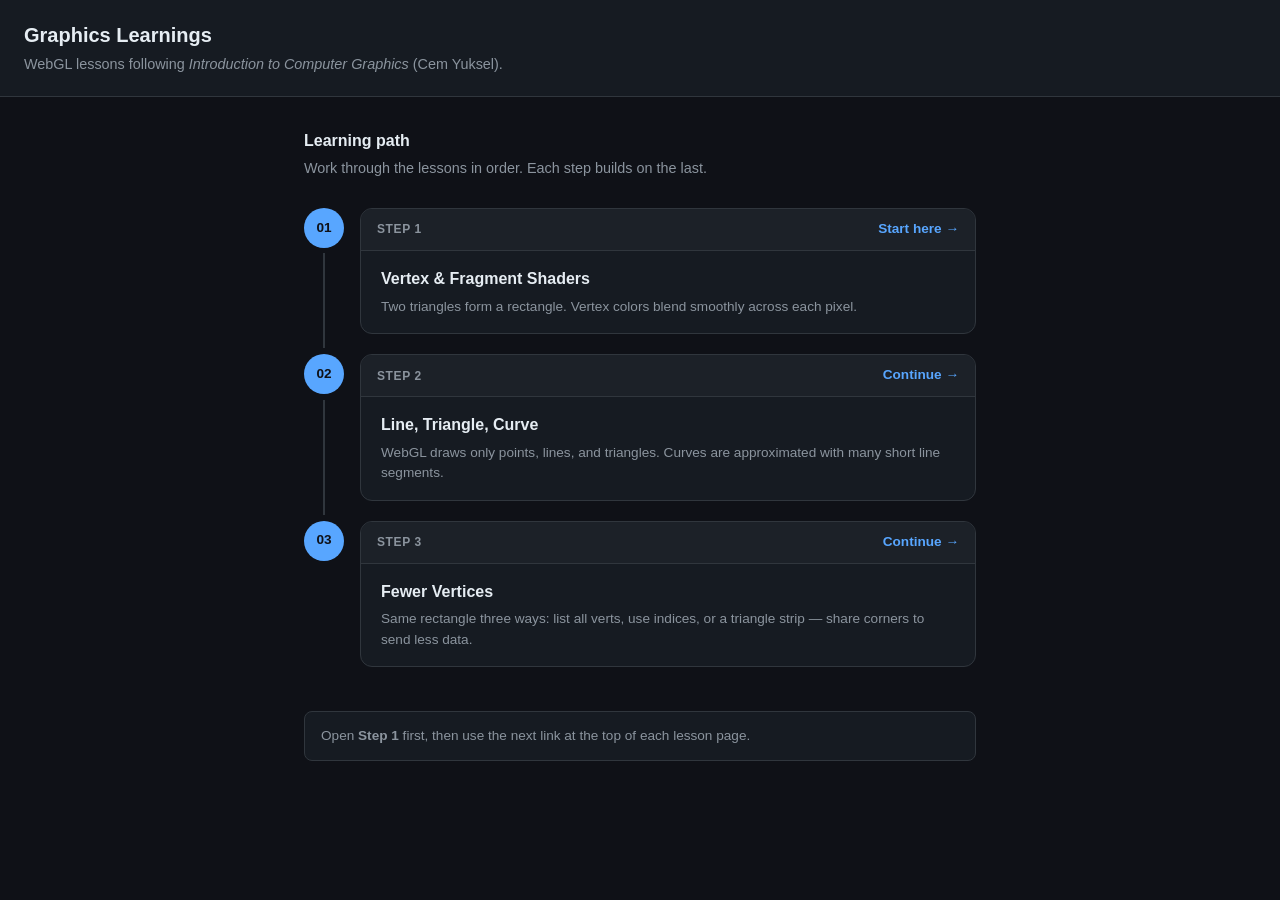
<file: index.html>
<!DOCTYPE html>
<html lang="en">
<head>
    <meta charset="UTF-8">
    <meta name="viewport" content="width=device-width, initial-scale=1.0">
    <title>Graphics Learnings</title>
    <link rel="stylesheet" href="./shared/css/lesson-layout.css">
</head>
<body class="home">
    <header>
        <h1>Graphics Learnings</h1>
        <p>WebGL lessons following <em>Introduction to Computer Graphics</em> (Cem Yuksel).</p>
    </header>

    <main class="home-main">
        <section class="home-intro">
            <h2>Learning path</h2>
            <p>Work through the lessons in order. Each step builds on the last.</p>
        </section>

        <ol id="lesson-steps" class="lesson-steps" aria-label="Lesson steps"></ol>

        <p class="home-hint">Open <strong>Step 1</strong> first, then use the next link at the top of each lesson page.</p>
    </main>

    <script type="module" src="./shared/js/home.js"></script>
</body>
</html>
</file>
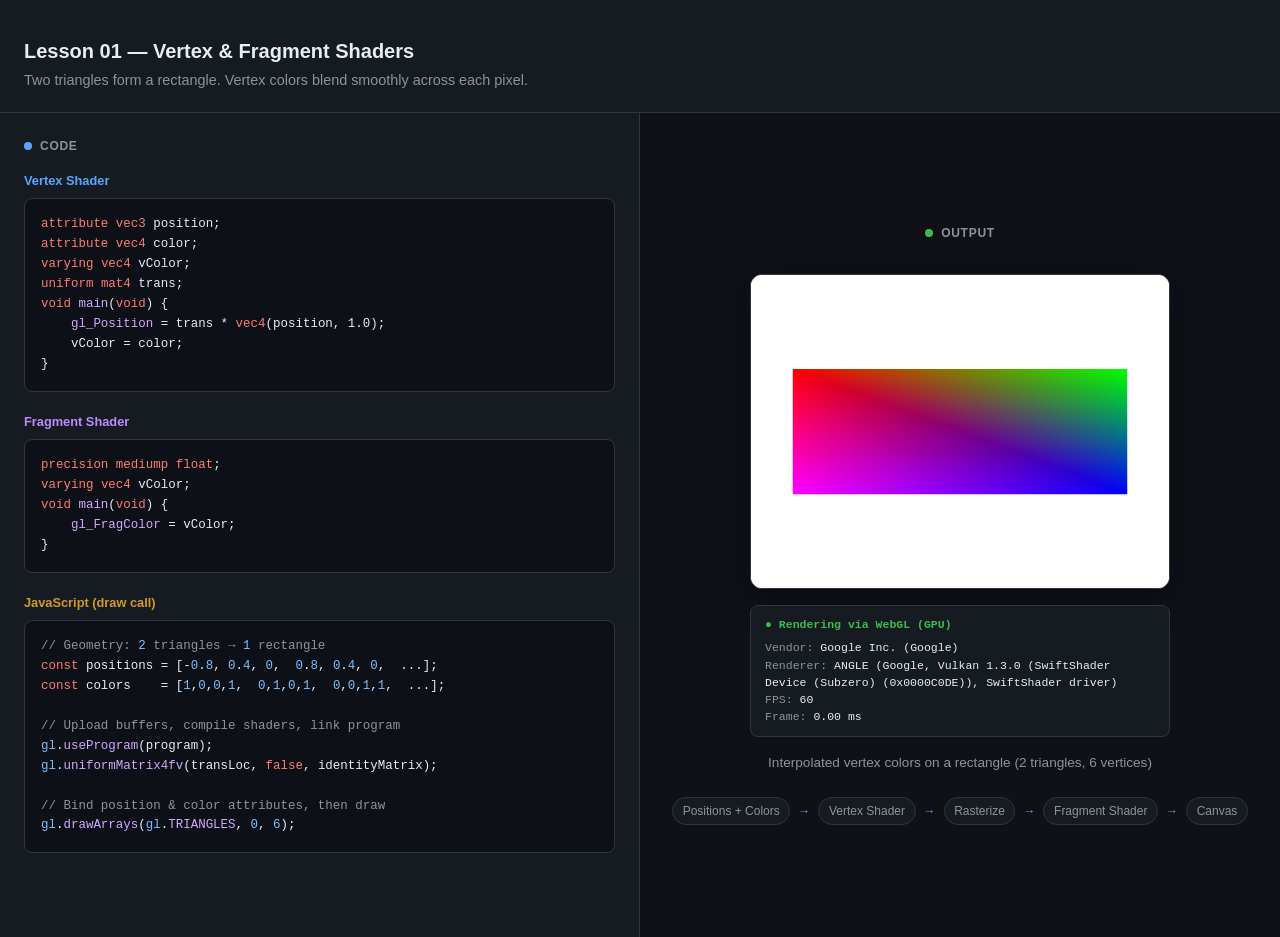
<file: 01/index.html>
<!DOCTYPE html>
<html lang="en">
<head>
    <meta charset="UTF-8">
    <meta name="viewport" content="width=device-width, initial-scale=1.0">
    <title>01 — Vertex & Fragment Shaders</title>
    <link rel="stylesheet" href="../shared/css/lesson-layout.css">
</head>
<body>
    <header>
        <nav id="lesson-nav" class="lesson-nav" aria-label="Lesson navigation"></nav>
        <h1>Lesson 01 — Vertex &amp; Fragment Shaders</h1>
        <p>Two triangles form a rectangle. Vertex colors blend smoothly across each pixel.</p>
    </header>

    <div class="layout">
        <section class="panel code-panel">
            <div class="panel-label">Code</div>

            <div class="code-block">
                <h3>Vertex Shader</h3>
                <pre><code id="vertex-code"></code></pre>
            </div>

            <div class="code-block">
                <h3 class="fragment">Fragment Shader</h3>
                <pre><code id="fragment-code"></code></pre>
            </div>

            <div class="code-block">
                <h3 class="javascript">JavaScript (draw call)</h3>
                <pre><code id="js-code"></code></pre>
            </div>
        </section>

        <section class="panel output-panel">
            <div class="panel-label">Output</div>

            <div class="canvas-wrap">
                <canvas id="canvas"></canvas>
            </div>

            <div id="gpu-debug-overlay" aria-live="polite"></div>

            <p class="caption">
                Interpolated vertex colors on a rectangle (2 triangles, 6 vertices)
            </p>

            <div class="pipeline">
                <span>Positions + Colors</span>
                <span class="arrow">→</span>
                <span>Vertex Shader</span>
                <span class="arrow">→</span>
                <span>Rasterize</span>
                <span class="arrow">→</span>
                <span>Fragment Shader</span>
                <span class="arrow">→</span>
                <span>Canvas</span>
            </div>
        </section>
    </div>

    <script type="module" src="./main.js"></script>
</body>
</html>
</file>
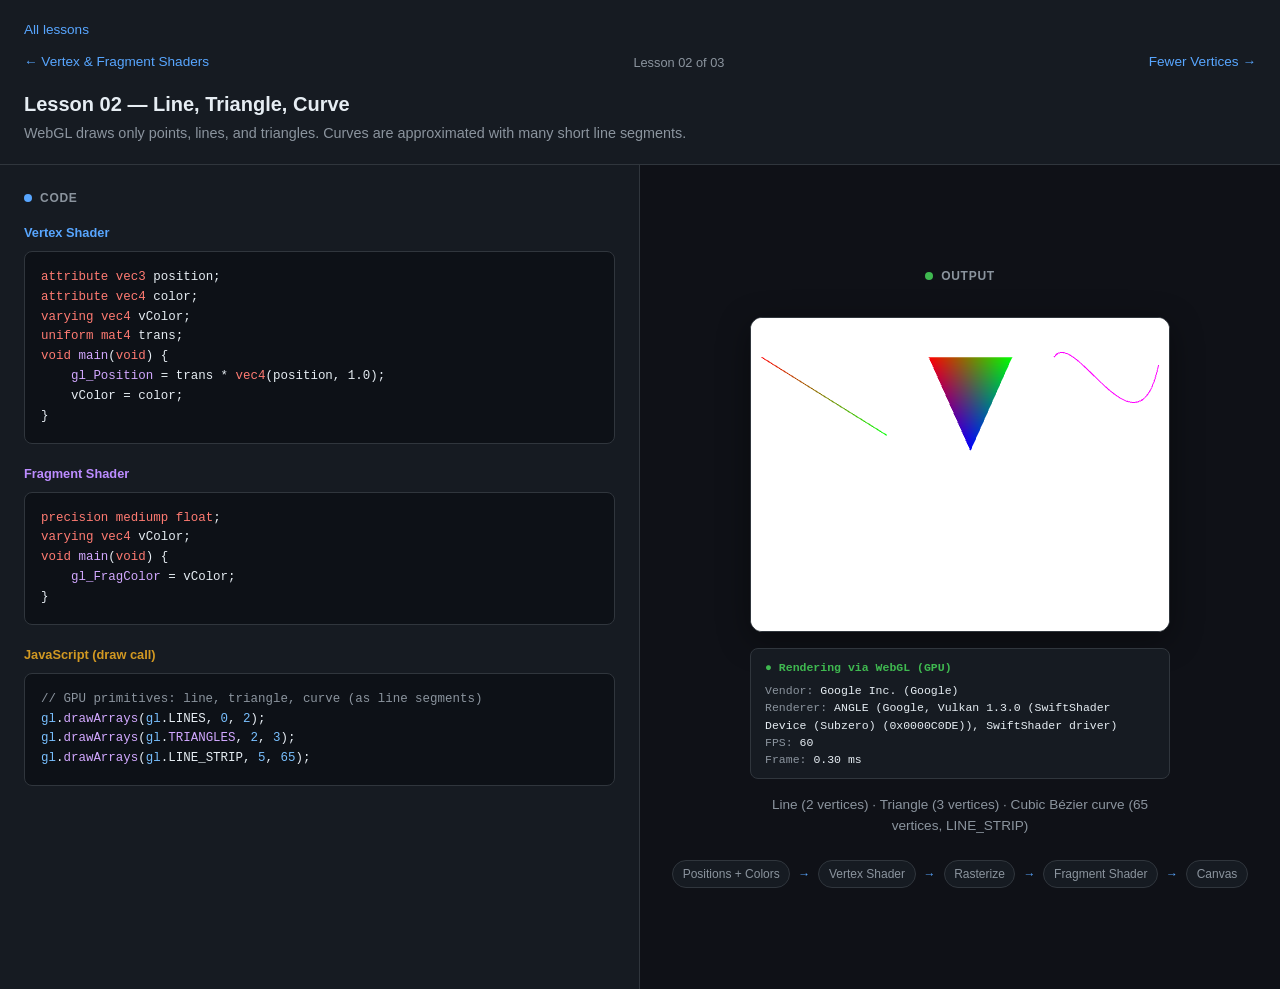
<file: 02/index.html>
<!DOCTYPE html>
<html lang="en">
<head>
    <meta charset="UTF-8">
    <meta name="viewport" content="width=device-width, initial-scale=1.0">
    <title>02 — Line, Triangle, Curve</title>
    <link rel="stylesheet" href="../shared/css/lesson-layout.css">
</head>
<body>
    <header>
        <nav id="lesson-nav" class="lesson-nav" aria-label="Lesson navigation"></nav>
        <h1>Lesson 02 — Line, Triangle, Curve</h1>
        <p>WebGL draws only points, lines, and triangles. Curves are approximated with many short line segments.</p>
    </header>

    <div class="layout">
        <section class="panel code-panel">
            <div class="panel-label">Code</div>

            <div class="code-block">
                <h3>Vertex Shader</h3>
                <pre><code id="vertex-code"></code></pre>
            </div>

            <div class="code-block">
                <h3 class="fragment">Fragment Shader</h3>
                <pre><code id="fragment-code"></code></pre>
            </div>

            <div class="code-block">
                <h3 class="javascript">JavaScript (draw call)</h3>
                <pre><code id="js-code"></code></pre>
            </div>
        </section>

        <section class="panel output-panel">
            <div class="panel-label">Output</div>

            <div class="canvas-wrap">
                <canvas id="canvas"></canvas>
            </div>

            <div id="gpu-debug-overlay" aria-live="polite"></div>

            <p class="caption">
                Line (2 vertices) · Triangle (3 vertices) · Cubic Bézier curve (65 vertices, LINE_STRIP)
            </p>

            <div class="pipeline">
                <span>Positions + Colors</span>
                <span class="arrow">→</span>
                <span>Vertex Shader</span>
                <span class="arrow">→</span>
                <span>Rasterize</span>
                <span class="arrow">→</span>
                <span>Fragment Shader</span>
                <span class="arrow">→</span>
                <span>Canvas</span>
            </div>
        </section>
    </div>

    <script type="module" src="./main.js"></script>
</body>
</html>
</file>
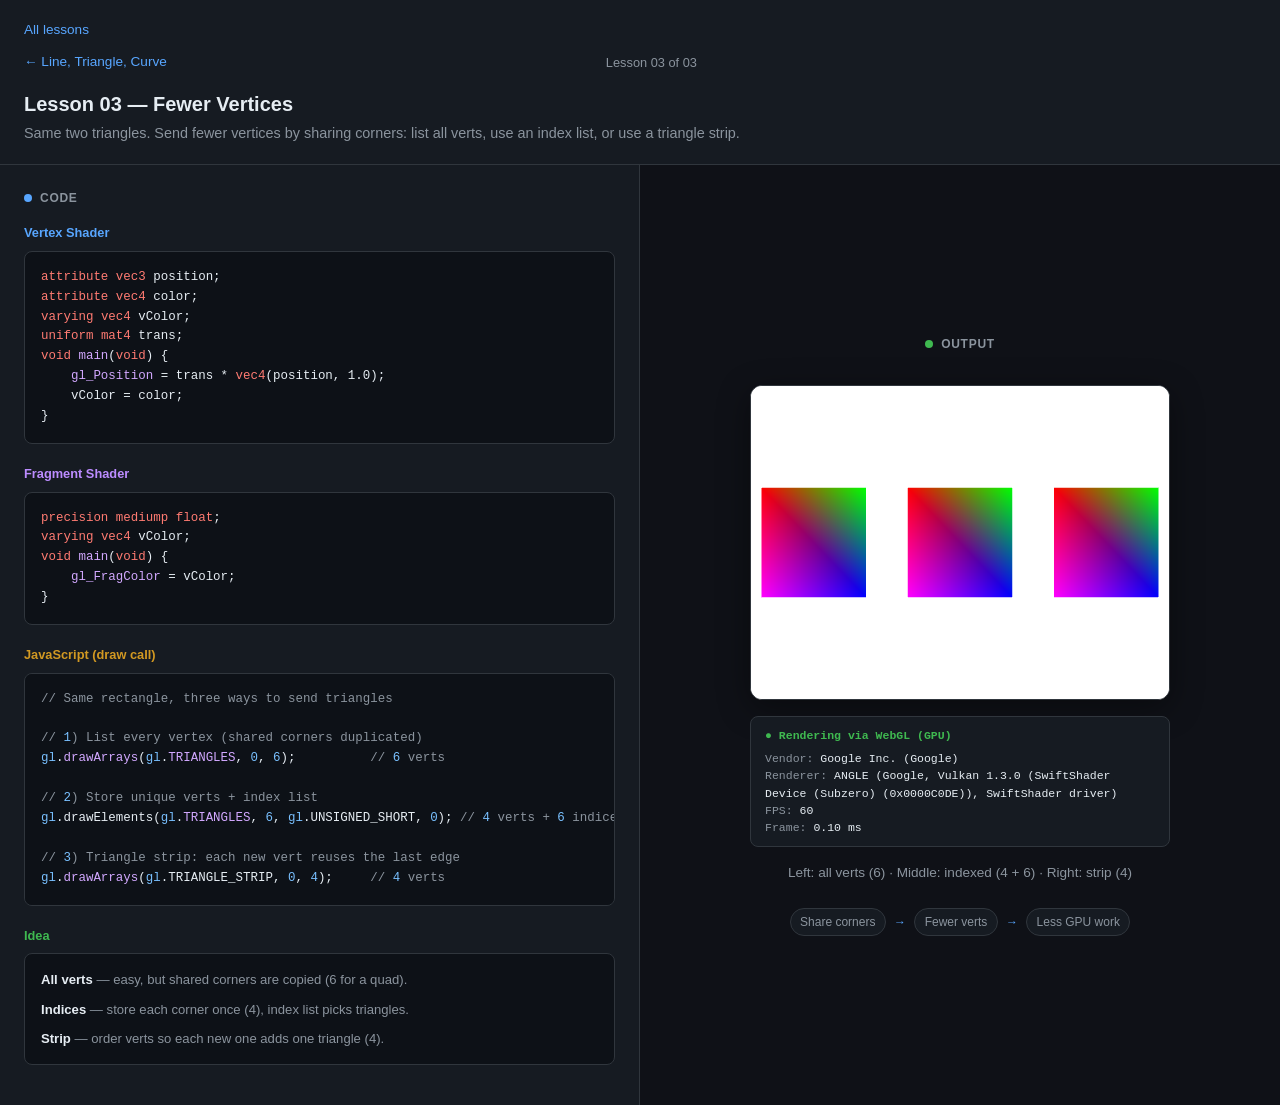
<file: 03/index.html>
<!DOCTYPE html>
<html lang="en">
<head>
    <meta charset="UTF-8">
    <meta name="viewport" content="width=device-width, initial-scale=1.0">
    <title>03 — Fewer Vertices</title>
    <link rel="stylesheet" href="../shared/css/lesson-layout.css">
</head>
<body>
    <header>
        <nav id="lesson-nav" class="lesson-nav" aria-label="Lesson navigation"></nav>
        <h1>Lesson 03 — Fewer Vertices</h1>
        <p>
            Same two triangles. Send fewer vertices by sharing corners: list all verts,
            use an index list, or use a triangle strip.
        </p>
    </header>

    <div class="layout">
        <section class="panel code-panel">
            <div class="panel-label">Code</div>

            <div class="code-block">
                <h3>Vertex Shader</h3>
                <pre><code id="vertex-code"></code></pre>
            </div>

            <div class="code-block">
                <h3 class="fragment">Fragment Shader</h3>
                <pre><code id="fragment-code"></code></pre>
            </div>

            <div class="code-block">
                <h3 class="javascript">JavaScript (draw call)</h3>
                <pre><code id="js-code"></code></pre>
            </div>

            <div class="code-block idea-block">
                <h3>Idea</h3>
                <ul class="idea-list">
                    <li><strong>All verts</strong> — easy, but shared corners are copied (6 for a quad).</li>
                    <li><strong>Indices</strong> — store each corner once (4), index list picks triangles.</li>
                    <li><strong>Strip</strong> — order verts so each new one adds one triangle (4).</li>
                </ul>
            </div>
        </section>

        <section class="panel output-panel">
            <div class="panel-label">Output</div>

            <div class="canvas-wrap">
                <canvas id="canvas"></canvas>
            </div>

            <div id="gpu-debug-overlay" aria-live="polite"></div>

            <p class="caption">
                Left: all verts (6) · Middle: indexed (4 + 6) · Right: strip (4)
            </p>

            <div class="pipeline">
                <span>Share corners</span>
                <span class="arrow">→</span>
                <span>Fewer verts</span>
                <span class="arrow">→</span>
                <span>Less GPU work</span>
            </div>
        </section>
    </div>

    <script type="module" src="./main.js"></script>
</body>
</html>
</file>
<file: shared/css/lesson-layout.css>
:root {
    --bg: #0f1117;
    --surface: #161b22;
    --border: #30363d;
    --text: #e6edf3;
    --muted: #8b949e;
    --accent: #58a6ff;
    --green: #3fb950;
    --orange: #d29922;
    --purple: #bc8cff;
    --keyword: #ff7b72;
    --type: #79c0ff;
    --fn: #d2a8ff;
    --comment: #8b949e;
}

* {
    box-sizing: border-box;
    margin: 0;
    padding: 0;
}

body {
    font-family: -apple-system, BlinkMacSystemFont, "Segoe UI", Roboto, sans-serif;
    background: var(--bg);
    color: var(--text);
    min-height: 100vh;
    line-height: 1.5;
}

header {
    padding: 1.25rem 1.5rem;
    border-bottom: 1px solid var(--border);
    background: var(--surface);
}

header h1 {
    font-size: 1.25rem;
    font-weight: 600;
}

header p {
    color: var(--muted);
    font-size: 0.9rem;
    margin-top: 0.25rem;
}

.lesson-nav {
    display: flex;
    flex-direction: column;
    gap: 0.75rem;
    margin-bottom: 1rem;
}

.lesson-nav-steps {
    display: flex;
    align-items: center;
    justify-content: space-between;
    gap: 1rem;
}

.lesson-nav-link {
    color: var(--accent);
    text-decoration: none;
    font-size: 0.85rem;
    font-weight: 500;
}

.lesson-nav-link:hover {
    text-decoration: underline;
}

.lesson-nav-home {
    align-self: flex-start;
}

.lesson-nav-current {
    color: var(--muted);
    font-size: 0.8rem;
    white-space: nowrap;
}

.lesson-nav-spacer {
    flex: 1;
    max-width: 120px;
}

.home-main {
    max-width: 720px;
    margin: 0 auto;
    padding: 2rem 1.5rem 3rem;
}

.home-intro {
    margin-bottom: 1.75rem;
}

.home-intro h2 {
    font-size: 1rem;
    font-weight: 600;
    margin-bottom: 0.35rem;
}

.home-intro p {
    color: var(--muted);
    font-size: 0.9rem;
}

.home-hint {
    margin-top: 1.5rem;
    padding: 0.85rem 1rem;
    font-size: 0.85rem;
    color: var(--muted);
    background: var(--surface);
    border: 1px solid var(--border);
    border-radius: 8px;
}

.lesson-steps {
    list-style: none;
    display: flex;
    flex-direction: column;
    gap: 0;
}

.lesson-step {
    display: flex;
    gap: 1rem;
}

.lesson-step-marker {
    display: flex;
    flex-direction: column;
    align-items: center;
    flex-shrink: 0;
    width: 2.5rem;
}

.lesson-step-num {
    display: flex;
    align-items: center;
    justify-content: center;
    width: 2.5rem;
    height: 2.5rem;
    border-radius: 50%;
    background: var(--accent);
    color: var(--bg);
    font-size: 0.85rem;
    font-weight: 700;
}

.lesson-step-line {
    flex: 1;
    width: 2px;
    min-height: 1.5rem;
    margin: 0.35rem 0;
    background: var(--border);
}

.lesson-step-card {
    flex: 1;
    margin-bottom: 1.25rem;
    background: var(--surface);
    border: 1px solid var(--border);
    border-radius: 12px;
    overflow: hidden;
    transition: border-color 0.15s;
}

.lesson-step-card:hover {
    border-color: var(--accent);
}

.lesson-step-header {
    display: flex;
    align-items: center;
    justify-content: space-between;
    gap: 1rem;
    padding: 0.65rem 1rem;
    border-bottom: 1px solid var(--border);
    background: #1c2128;
}

.lesson-step-label {
    font-size: 0.75rem;
    font-weight: 600;
    text-transform: uppercase;
    letter-spacing: 0.05em;
    color: var(--muted);
}

.lesson-step-link {
    color: var(--accent);
    text-decoration: none;
    font-size: 0.85rem;
    font-weight: 600;
}

.lesson-step-link:hover {
    text-decoration: underline;
}

.lesson-step-body {
    display: block;
    padding: 1rem 1.25rem;
    color: inherit;
    text-decoration: none;
}

.lesson-step-body:hover h3 {
    color: var(--accent);
}

.lesson-step-body h3 {
    font-size: 1rem;
    font-weight: 600;
    margin-bottom: 0.35rem;
    transition: color 0.15s;
}

.lesson-step-body p {
    font-size: 0.85rem;
    color: var(--muted);
}

.layout {
    display: grid;
    grid-template-columns: 1fr 1fr;
    min-height: calc(100vh - 76px);
}

@media (max-width: 900px) {
    .layout {
        grid-template-columns: 1fr;
    }
}

.panel {
    padding: 1.25rem 1.5rem;
    overflow: auto;
}

.code-panel {
    border-right: 1px solid var(--border);
    background: var(--surface);
}

.output-panel {
    display: flex;
    flex-direction: column;
    align-items: center;
    justify-content: center;
    gap: 1rem;
    background: var(--bg);
}

.panel-label {
    display: inline-flex;
    align-items: center;
    gap: 0.5rem;
    font-size: 0.75rem;
    font-weight: 600;
    text-transform: uppercase;
    letter-spacing: 0.06em;
    color: var(--muted);
    margin-bottom: 1rem;
}

.panel-label::before {
    content: "";
    width: 8px;
    height: 8px;
    border-radius: 50%;
    background: var(--accent);
}

.output-panel .panel-label::before {
    background: var(--green);
}

.code-block {
    margin-bottom: 1.25rem;
}

.code-block h3 {
    font-size: 0.8rem;
    font-weight: 600;
    color: var(--accent);
    margin-bottom: 0.5rem;
}

.code-block h3.fragment {
    color: var(--purple);
}

.code-block h3.javascript {
    color: var(--orange);
}

.idea-block h3 {
    color: var(--green);
}

.idea-list {
    list-style: none;
    display: flex;
    flex-direction: column;
    gap: 0.65rem;
    background: #0d1117;
    border: 1px solid var(--border);
    border-radius: 8px;
    padding: 1rem;
    font-size: 0.82rem;
    color: var(--muted);
    line-height: 1.45;
}

.idea-list strong {
    color: var(--text);
    font-weight: 600;
}

pre {
    background: #0d1117;
    border: 1px solid var(--border);
    border-radius: 8px;
    padding: 1rem;
    overflow-x: auto;
    font-family: "SF Mono", "Fira Code", "Cascadia Code", Consolas, monospace;
    font-size: 0.78rem;
    line-height: 1.6;
}

code {
    white-space: pre;
}

.kw { color: var(--keyword); }
.ty { color: var(--type); }
.fn { color: var(--fn); }
.cm { color: var(--comment); }
.num { color: #79c0ff; }

.canvas-wrap {
    width: 100%;
    max-width: 420px;
    aspect-ratio: 4 / 3;
    border: 1px solid var(--border);
    border-radius: 12px;
    overflow: hidden;
    background: #fff;
    box-shadow: 0 8px 32px rgba(0, 0, 0, 0.4);
}

.canvas-wrap canvas {
    display: block;
    width: 100%;
    height: 100%;
}

.caption {
    color: var(--muted);
    font-size: 0.85rem;
    text-align: center;
    max-width: 420px;
}

.pipeline {
    display: flex;
    align-items: center;
    gap: 0.5rem;
    flex-wrap: wrap;
    justify-content: center;
    font-size: 0.75rem;
    color: var(--muted);
    margin-top: 0.5rem;
}

.pipeline span {
    background: var(--surface);
    border: 1px solid var(--border);
    padding: 0.25rem 0.6rem;
    border-radius: 999px;
}

.pipeline .arrow {
    background: none;
    border: none;
    padding: 0;
    color: var(--accent);
}

#gpu-debug-overlay {
    width: 100%;
    max-width: 420px;
    padding: 10px 14px;
    font-family: "SF Mono", "Fira Code", "Cascadia Code", Consolas, monospace;
    font-size: 0.72rem;
    line-height: 1.5;
    color: var(--text);
    background: var(--surface);
    border: 1px solid var(--border);
    border-radius: 8px;
}

.gpu-debug-status {
    color: var(--green);
    font-weight: 600;
    margin-bottom: 6px;
}

.gpu-debug-error {
    color: #f85149;
}

.gpu-debug-label {
    color: var(--muted);
}

.gpu-debug-value {
    color: var(--text);
}
</file>
